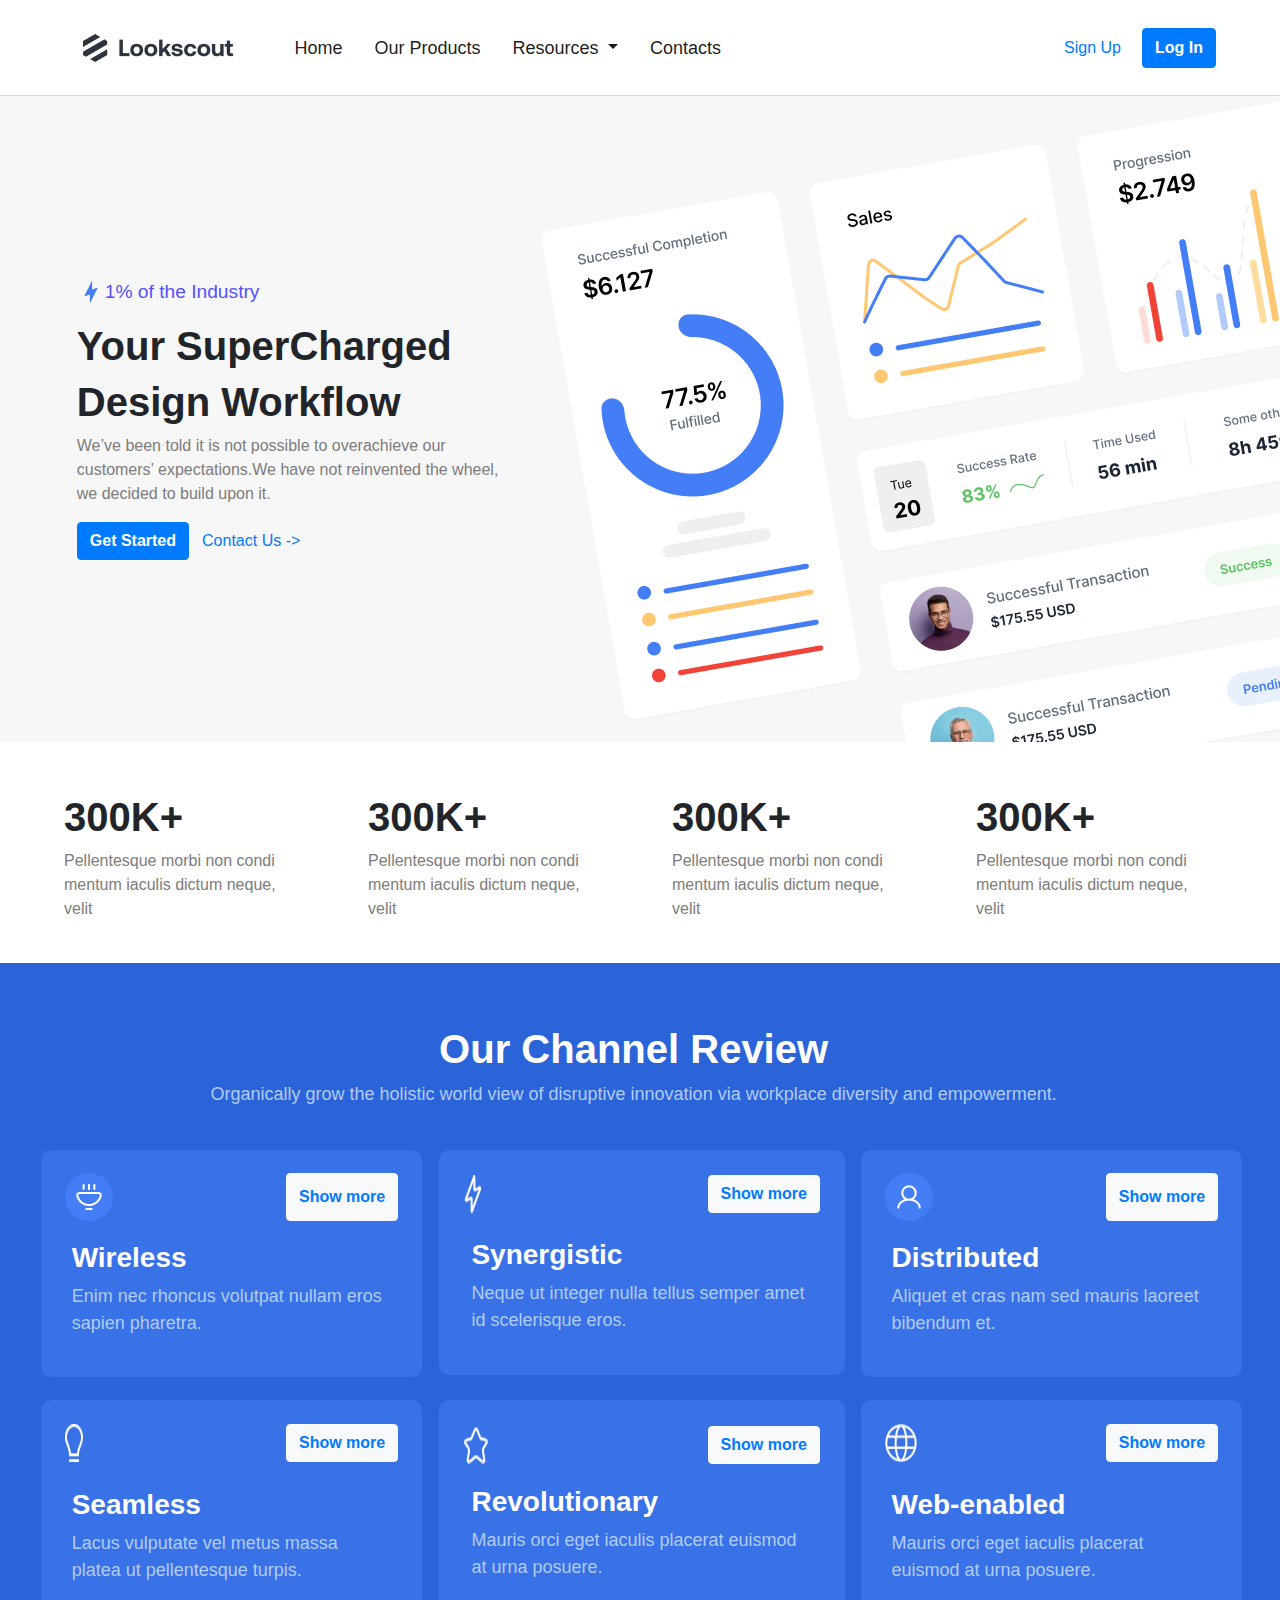
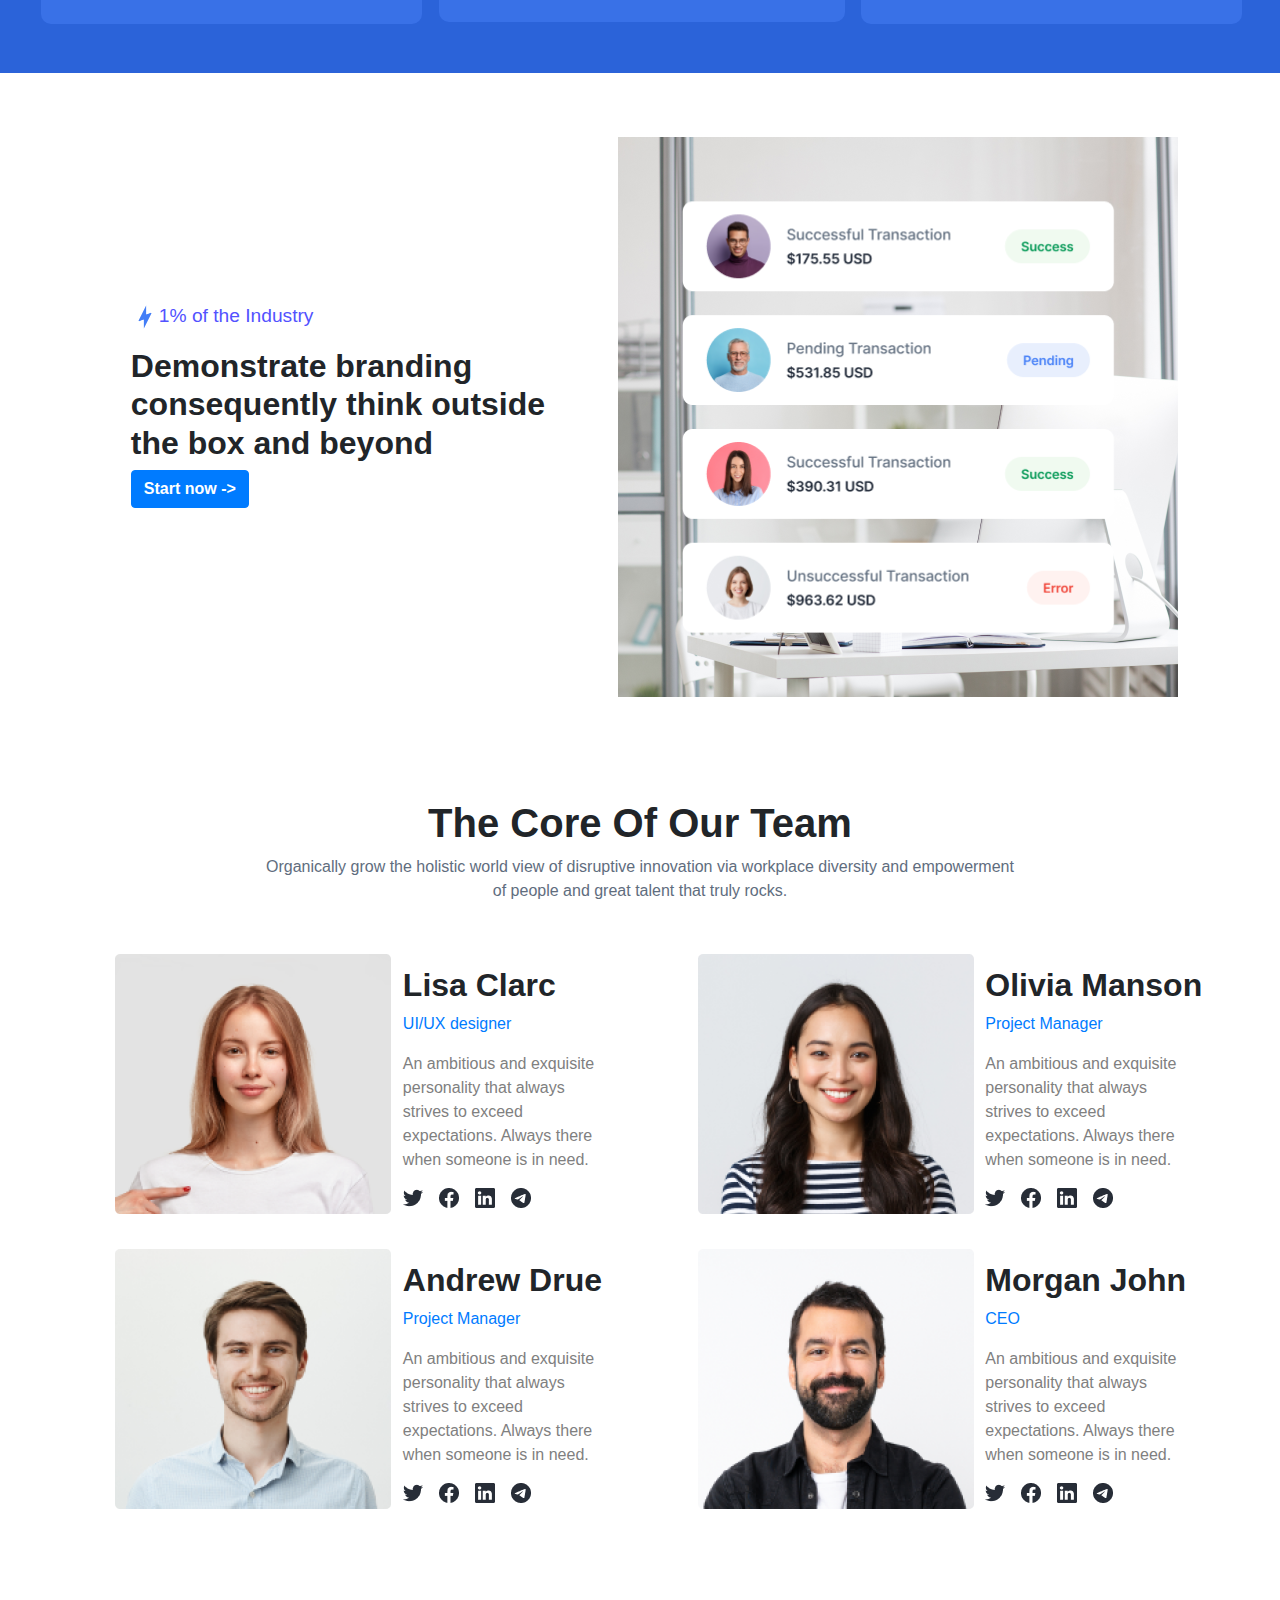
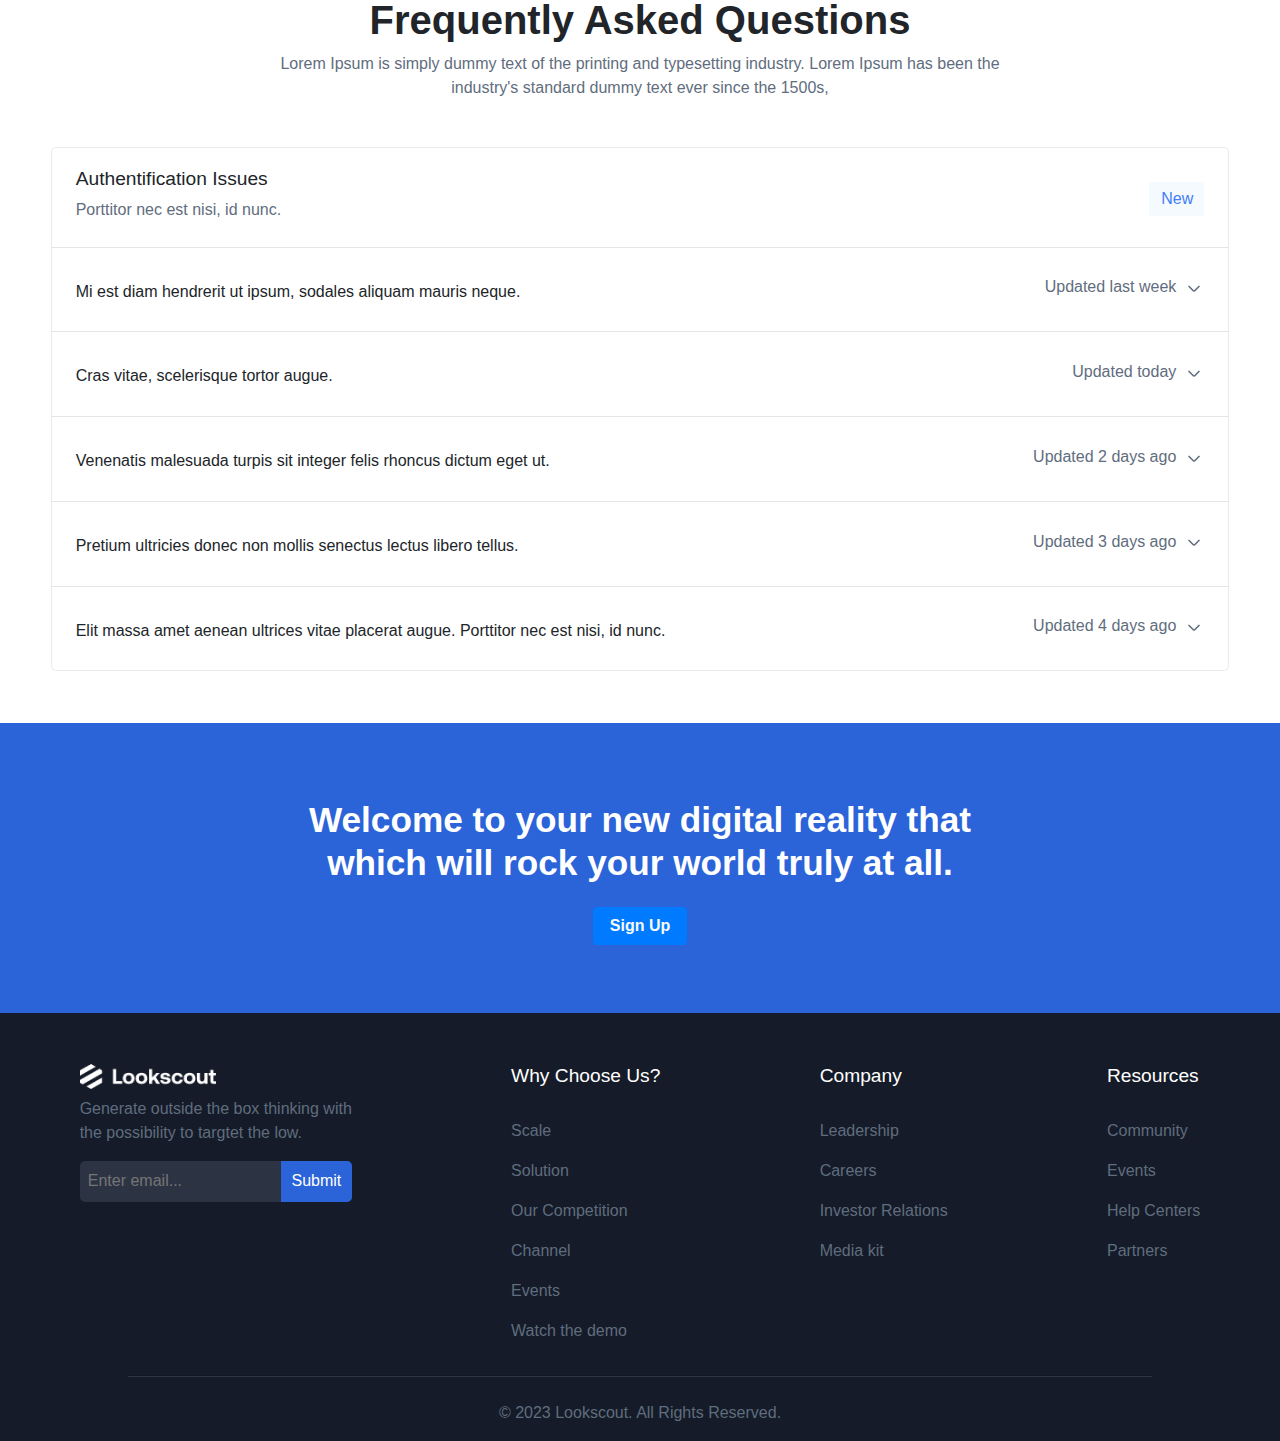
<file: index.html>
<!DOCTYPE html>
<html lang="en">
<head>
    <meta charset="UTF-8">
    <meta name="viewport" content="width=device-width, initial-scale=1.0">
    <link rel="stylesheet" href="https://cdn.jsdelivr.net/npm/bootstrap@4.0.0/dist/css/bootstrap.min.css" integrity="sha384-Gn5384xqQ1aoWXA+058RXPxPg6fy4IWvTNh0E263XmFcJlSAwiGgFAW/dAiS6JXm" crossorigin="anonymous">
    <link rel="stylesheet" href="./stylings/Task1.css">
    <title>UI Basics</title>
</head>
<header>
  <!-- This is header here i used Bootstrap and my own custom classes -->
    <nav>
        <nav class="navbar navbar-expand-lg navbar-light  navbar-custom">
            <img class="custom-img" src="./assets/Company Logo.png"/>
            <button class="navbar-toggler " type="button" data-toggle="collapse" data-target="#navbarSupportedContent" aria-controls="navbarSupportedContent" aria-expanded="false" aria-label="Toggle navigation">
              <span class="navbar-toggler-icon"></span>
            </button>
            <div class="collapse navbar-collapse custom-list" id="navbarSupportedContent">
              <ul class="navbar-nav ml-5">
                <li class="nav-item">
                  <a class="nav-link custom-nav-link active" href="#">Home</a>
                </li>
                <li class="nav-item ml-3">
                  <a class="nav-link custom-nav-link active" href="#">Our Products</a>
                </li>
                <li class="nav-item dropdown ml-3">
                  <a class="nav-link dropdown-toggle custom-nav-link active" href="#" id="navbarDropdown" role="button" data-toggle="dropdown" aria-haspopup="true" aria-expanded="false">
                    Resources
                  </a>
                  <div class="dropdown-menu" aria-labelledby="navbarDropdown">
                    <a class="dropdown-item" href="#">Action</a>
                    <a class="dropdown-item" href="#">Another action</a>
                    <div class="dropdown-divider"></div>
                    <a class="dropdown-item" href="#">Something else here</a>
                  </div>
                </li>
                <li class="nav-item ml-3">
                  <a class="nav-link custom-nav-link active" href="#">Contacts</a>
                </li>
              </ul>
            </div>
            <button class="btn btn-link mr-2 h-50 custom-button" type="submit">Sign Up</button>
            <button class="btn btn-primary mr-lg-5 h-50 custom-button heading-1" type="submit">Log In</button>
          </nav>
          <div class="line"> </div>
</header>
<body>
  <!-- 1.Container-1 handles parallel alignmnet throught flexBox
  2.Container-2 handles left side container column alignmnet -->
  <div class="container-1">
      <div class="subcontainer-1">
        <p class="paragraph-1"><span><img src="./assets/Icon placeholder.png"/></span>1% of the Industry</p>
        <h1 class="heading-1">Your SuperCharged</h1>
        <h1 class="heading-1">Design Workflow</h1>
        <p class="paragraph-2">We’ve been told it is not possible to overachieve our <br class="line-break">customers’ expectations.We have not reinvented the wheel, <br class="line-break">we decided to build upon it.</p>
        <div class="buttons">
          <button type="button" class="btn btn-primary heading-1">Get Started</button>
          <button type="button" class="btn btn-link">Contact Us -></button>
        </div>
      </div>
      <img class="subimage-1" src="./assets/Hero 1 ~ desktop.png"/>
  </div>
<!-- 1.Here i applied flex wrap it will be responsive without defining in media query -->
<div class="displaycards">
<div class="card-1"> 
  <h1 class="heading-2">300K+</h1>
  <div class="paragraph-container">
    <p class="paragraph-2">Pellentesque morbi non condi mentum iaculis dictum neque, velit</p>
  </div>
</div>
<div class="card-1"> 
 <h1 class="heading-2">300K+</h1>
  <div class="paragraph-container">
    <p class="paragraph-2">Pellentesque morbi non condi mentum iaculis dictum neque, velit</p>
  </div>
  </div>
  <div class="card-1"> 
   <h1 class="heading-2">300K+</h1>
    <div class="paragraph-container">
      <p class="paragraph-2">Pellentesque morbi non condi mentum iaculis dictum neque, velit</p>
    </div>
    </div>
    <div class="card-1"> 
      <h1 class="heading-2">300K+</h1>
    <div class="paragraph-container">
      <p class="paragraph-2">Pellentesque morbi non condi mentum iaculis dictum neque, velit</p>
    </div>
      </div>
</div>

<div class="container-3">
  <h1 class="heading-3 mt-4">Our Channel Review</h1>
  <div class="paragraph-container-2">
    <p class="paragraph-3">Organically grow the holistic world view of disruptive innovation via workplace diversity and empowerment.</p>
  </div>
  <div class="subcontainer-2">
    <div class="card-2"> 
      <div class="sub-card-container-1">
        <img src="./assets/Icon placeholder(1).png"/>
        <button class="btn btn-light text-primary heading-2" type="submit">Show more</button>
      </div>
      <div class="sub-card-container-2">
        <h3 class="sub-heading-1">Wireless</h3>
        <p class="paragraph-3">Enim nec rhoncus volutpat nullam eros sapien pharetra.</p>
      </div>
    </div>

    <div class="card-2"> 
      <div class="sub-card-container-1">
        <img src="./assets/Icon.png"/>
        <button class="btn btn-light text-primary heading-2" type="submit">Show more</button>
      </div>
      <div class="sub-card-container-2">
        <h3 class="sub-heading-1">Synergistic</h3>
        <p class="paragraph-3">Neque ut integer nulla tellus semper amet id scelerisque eros.</p>
      </div>
    </div>

    <div class="card-2"> 
      <div class="sub-card-container-1">
        <img src="./assets/Icon placeholder(2).png"/>
        <button class="btn btn-light text-primary heading-2" type="submit">Show more</button>
      </div>
      <div class="sub-card-container-2">
        <h3 class="sub-heading-1">Distributed</h3>
        <p class="paragraph-3">Aliquet et cras nam sed mauris laoreet bibendum et.</p>
      </div>
    </div>

    <div class="card-2"> 
      <div class="sub-card-container-1">
        <img src="./assets/Icon2.png"/>
        <button class="btn btn-light text-primary heading-2" type="submit">Show more</button>
      </div>
      <div class="sub-card-container-2">
        <h3 class="sub-heading-1">Seamless</h3>
        <p class="paragraph-3">Lacus vulputate vel metus massa platea ut pellentesque turpis.</p>
      </div>
    </div>

    <div class="card-2"> 
      <div class="sub-card-container-1">
        <img src="./assets/star.png"/>
        <button class="btn btn-light text-primary heading-2" type="submit">Show more</button>
      </div>
      <div class="sub-card-container-2">
        <h3 class="sub-heading-1">Revolutionary</h3>
        <p class="paragraph-3">Mauris orci eget iaculis placerat euismod at urna posuere.</p>
      </div>
    </div>

    <div class="card-2"> 
      <div class="sub-card-container-1">
        <img src="./assets/earth.png"/>
        <button class="btn btn-light text-primary heading-2" type="submit">Show more</button>
      </div>
      <div class="sub-card-container-2">
        <h3 class="sub-heading-1">Web-enabled</h3>
        <p class="paragraph-3">Mauris orci eget iaculis placerat euismod at urna posuere.</p>
      </div>
    </div>
    
  </div>
  </div>

  <div class="container-1 container-4">
    <div class="subcontainer-1 subcontainer-3">
      <p class="paragraph-1"><span><img src="./assets/Icon placeholder.png"/></span>1% of the Industry</p>
      <h1 class="heading-1 heading-4">Demonstrate branding consequently think outside the  box and beyond</h1>
      <div class="buttons">
        <button type="button" class="btn btn-primary heading-1 mb-4">Start now -></button>
      </div>
    </div>
    <img class="subimage-1 subimage-2" src="./assets/Photo.png"/>
</div>
<div class="container-5">
  <h1 class="heading-5">The Core Of Our Team</h1>
  <p class="paragraph-4">Organically grow the holistic world view of disruptive innovation via workplace diversity  and empowerment <br class="line-break"> of people and great talent that truly rocks.</p>
</div>

<div class="subcontainer-4">
<div class="card-3">
  <img src="./assets/Image.png"/>
  <div class="sub-card-container-2">
    <h2 class="heading-1">Lisa Clarc</h2>
    <p class="text-primary">UI/UX designer</p>
    <div class="paragraph-container-3">
      <p>An ambitious and exquisite personality that always strives to exceed expectations. Always there when someone is in need.</p>
    </div>
    <div class="sub-card-container-4">
      <img src="./assets/Twitter.png"/>
      <img class="ml-3" src="./assets/Facebook.png"/>
      <img class="ml-3" src="./assets/LinkedIn.png"/>
      <img class="ml-3"src="./assets/Telegram.png"/>
    </div>
  </div>
</div>

<div class="card-3">
  <img src="./assets/Image(1).png"/>
  <div class="sub-card-container-2">
    <h2 class="heading-1">Olivia Manson</h2>
    <p class="text-primary">Project Manager</p>
    <div class="paragraph-container-3">
      <p>An ambitious and exquisite personality that always strives to exceed expectations. Always there when someone is in need.</p>
    </div>
    <div class="sub-card-container-4">
      <img src="./assets/Twitter.png"/>
      <img class="ml-3" src="./assets/Facebook.png"/>
      <img class="ml-3" src="./assets/LinkedIn.png"/>
      <img class="ml-3"src="./assets/Telegram.png"/>
    </div>
  </div>
</div>

<div class="card-3">
  <img src="./assets/Image(2).png"/>
  <div class="sub-card-container-2">
    <h2 class="heading-1">Andrew Drue</h2>
    <p class="text-primary">Project Manager</p>
    <div class="paragraph-container-3">
      <p>An ambitious and exquisite personality that always strives to exceed expectations. Always there when someone is in need.</p>
    </div>
    <div class="sub-card-container-4">
      <img src="./assets/Twitter.png"/>
      <img class="ml-3" src="./assets/Facebook.png"/>
      <img class="ml-3" src="./assets/LinkedIn.png"/>
      <img class="ml-3"src="./assets/Telegram.png"/>
    </div>
  </div>
</div>

<div class="card-3">
  <img src="./assets/Image(3).png"/>
  <div class="sub-card-container-2">
    <h2 class="heading-1">Morgan John</h2>
    <p class="text-primary">CEO</p>
    <div class="paragraph-container-3">
      <p>An ambitious and exquisite personality that always strives to exceed expectations. Always there when someone is in need.</p>
    </div>
    <div class="sub-card-container-4">
      <img src="./assets/Twitter.png"/>
      <img class="ml-3" src="./assets/Facebook.png"/>
      <img class="ml-3" src="./assets/LinkedIn.png"/>
      <img class="ml-3"src="./assets/Telegram.png"/>
    </div>
  </div>
</div>
</div>

<div class="tabular-container">
  <h1 class="heading-5">Frequently Asked Questions</h1>
    <p class="paragraph-4">Lorem Ipsum is simply dummy text of the printing and typesetting industry. Lorem Ipsum has been the <br class="line-break"> industry's standard dummy text ever since the 1500s, </p>
  
    <div class="sub-card-container-5">
    <div class="tabular-row-1 mt-2">
      <div class="subTab-1">
        <h3 class="heading-6">Authentification Issues</h3>
        <p class="paragraph-4">Porttitor nec est nisi, id nunc.</p>
      </div>
      <button class="tab-button">New</button>
    </div>
    <hr>
    <div class="tabular-row-1">
      <div class="subTab-1">
        <h3 class="heading-7">Mi est diam hendrerit ut ipsum, sodales aliquam mauris neque.</h3>
      </div>
        <div class="subtabular-2">
          <p class="paragraph-5 mr-2 ">Updated last week </p>
          <span><img  src="./assets/down.png"/></span>
        </div>
    </div>
    <hr>
    <div class="tabular-row-1">
      <div class="subTab-1">
        <h3 class="heading-7">Cras vitae, scelerisque tortor augue.</h3>
      </div>
      <div class="subtabular-2">
        <p class="paragraph-5">Updated today</p>
        <span ><img class="ml-2" src="./assets/down.png"/></span>
      </div>
    </div>
    <hr>
    <div class="tabular-row-1">
      <div class="subTab-1">
        <h3 class="heading-7">Venenatis malesuada turpis sit integer felis rhoncus dictum eget ut.</h3>
      </div>
      <div class="subtabular-2">
        <p class="paragraph-5">Updated 2 days ago</p>
        <span ><img class="ml-2"  src="./assets/down.png"/></span>
      </div>
    </div>

    <hr>
    <div class="tabular-row-1">
      <div class="subTab-1">
        <h3 class="heading-7">Pretium ultricies donec non mollis senectus lectus libero tellus.</h3>
      </div>
      <div class="subtabular-2">
        <p class="paragraph-5">Updated 3 days ago</p>
        <span ><img class="ml-2" src="./assets/down.png"/></span>
      </div>
    </div>

    <hr>
    <div class="tabular-row-1 mb-3">
      <div class="subTab-1">
        <h3 class="heading-7">Elit massa amet aenean ultrices vitae placerat augue.
          Porttitor nec est nisi, id nunc.</h3>
      </div>
      <div class="subtabular-2">
        <p class="paragraph-5">Updated 4 days ago</p>
        <span ><img img class="ml-2" src="./assets/down.png"/></span>
      </div>
    </div>
  </div>
</div>

<div class="container-6">
  <h1 class="heading-8">
    Welcome to your new digital reality that<br class="line-break">
which will rock your world truly at all.
  </h1>
  <div class="buttons-container">
    <button class="btn btn-primary text-center text-light mb-3 pl-3 pr-3 heading-2 custom-button-2">Sign Up</button>
    <button class="btn btn-light text-center text-primary pl-3 pr-3 heading-2 custom-button-2 custom-button-3 mb-3">Login In</button>
  </div>
 
</div>
</div>


<script src="https://cdn.jsdelivr.net/npm/bootstrap@5.2.3/dist/js/bootstrap.bundle.min.js" integrity="sha384-kenU1KFdBIe4zVF0s0G1M5b4hcpxyD9F7jL+jjXkk+Q2h455rYXK/7HAuoJl+0I4" crossorigin="anonymous"></script>
</body>
<footer>
  <div class="footer-container">
    <div class="container-7">

      <div class="sub-card-container-7">
        <img class="sub-card-container-7-image" src="./assets/Lookscout.png"/>
        <p class="paragraph-5">Generate outside the box thinking with <br> the  possibility to targtet the low.</p>
        <div class="input-container">
          <input type="text" class="input-field" placeholder="Enter email...">
          <button class="input-button">Submit</button>
        </div>
      </div>
      
      <div class="sub-card-container-7">
        <h3 class="heading-6 heading-9">Why Choose Us?</h3>
        <P class="paragraph-5 mt-4">Scale</P>
        <P class="paragraph-5">Solution</P>
        <P class="paragraph-5">Our Competition</P>
        <P class="paragraph-5">Channel</P>
        <P class="paragraph-5">Events</P>
        <P class="paragraph-5">Watch the demo</P>
        </div>
      
        <div class="sub-card-container-7">
          <h3 class="heading-6">Company</h3>
          <P class="paragraph-5 mt-4">Leadership</P>
          <P class="paragraph-5">Careers</P>
          <P class="paragraph-5">Investor Relations</P>
          <P class="paragraph-5">Media kit</P>
          </div>
      
      
          <div class="sub-card-container-7">
            <h3 class="heading-6">Resources</h3>
            <P class="paragraph-5 mt-4">Community</P>
            <P class="paragraph-5">Events</P>
            <P class="paragraph-5">Help Centers</P>
            <P class="paragraph-5">Partners</P>
            </div>
      </div>
      <hr class="line2 mb-4">
      <p class="paragraph-5">© 2023 Lookscout. All Rights Reserved.</p>
  </div>

</footer>

</html>
</file>
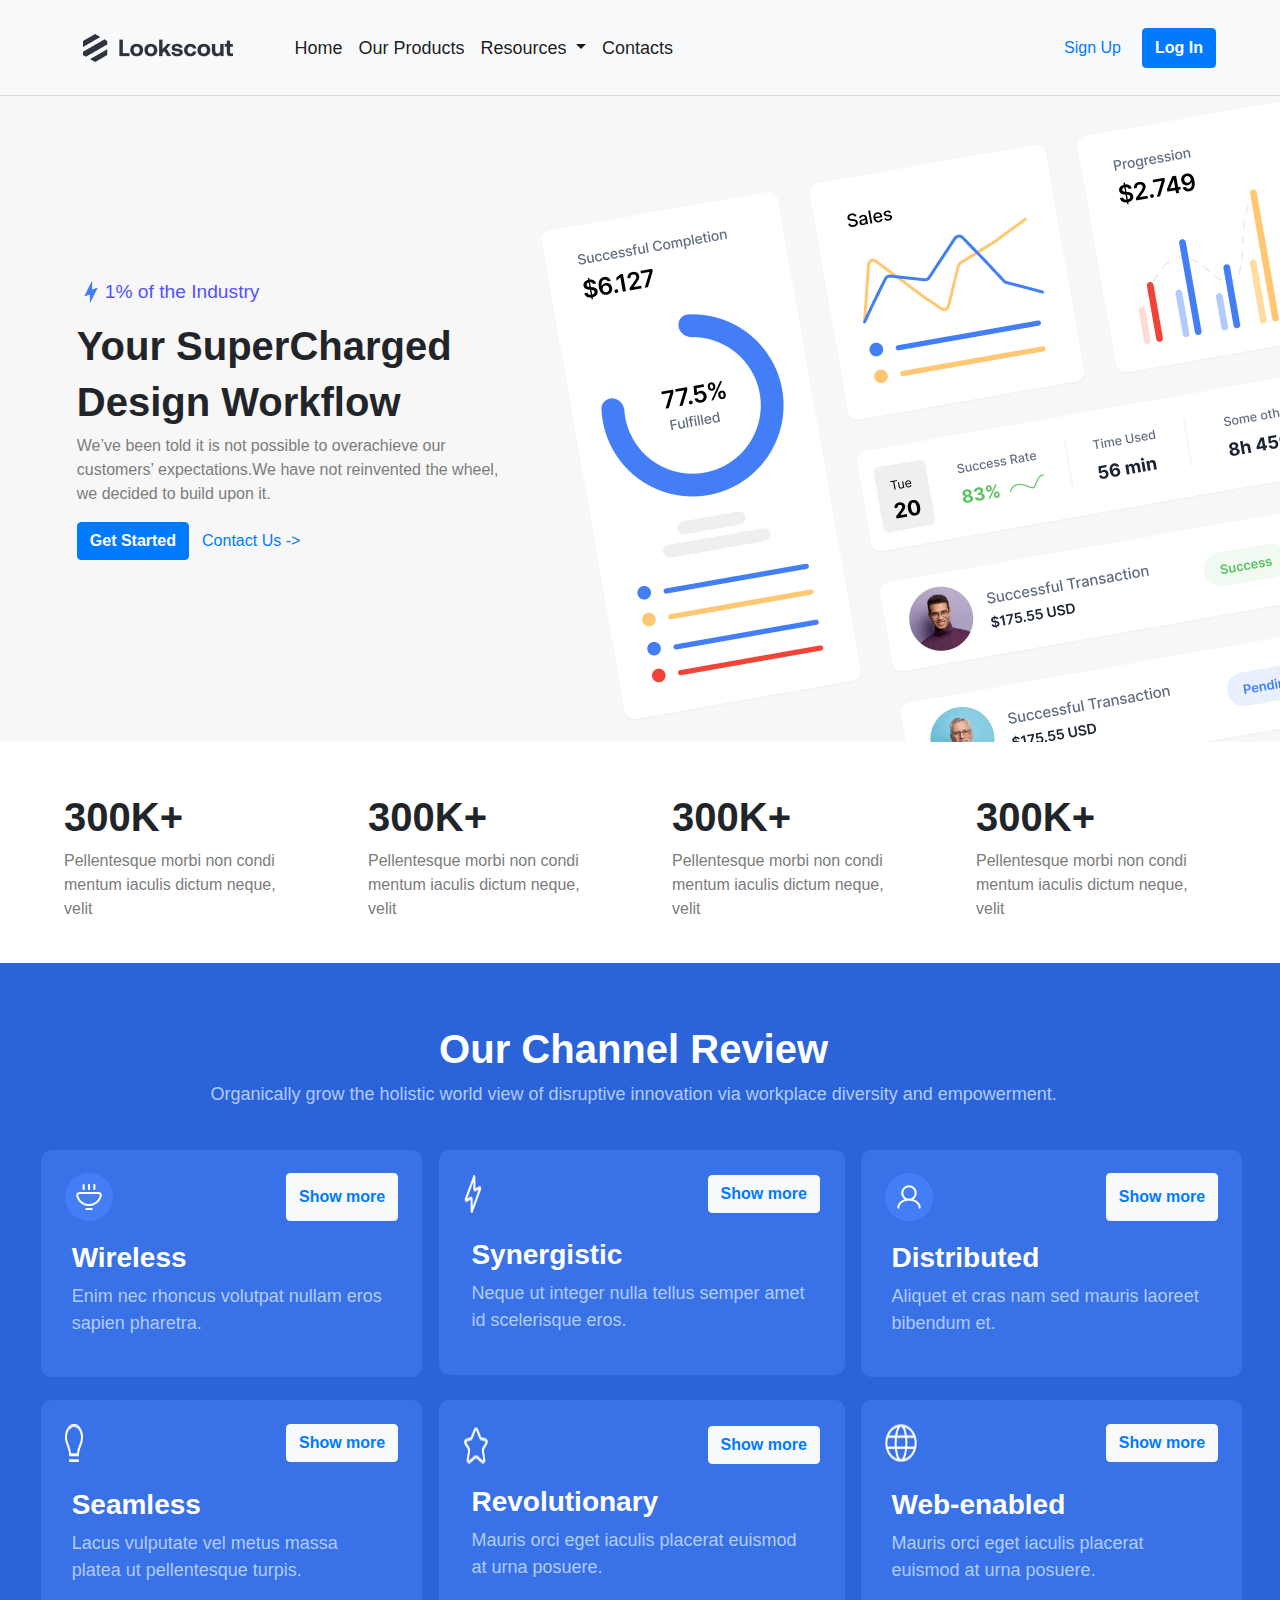
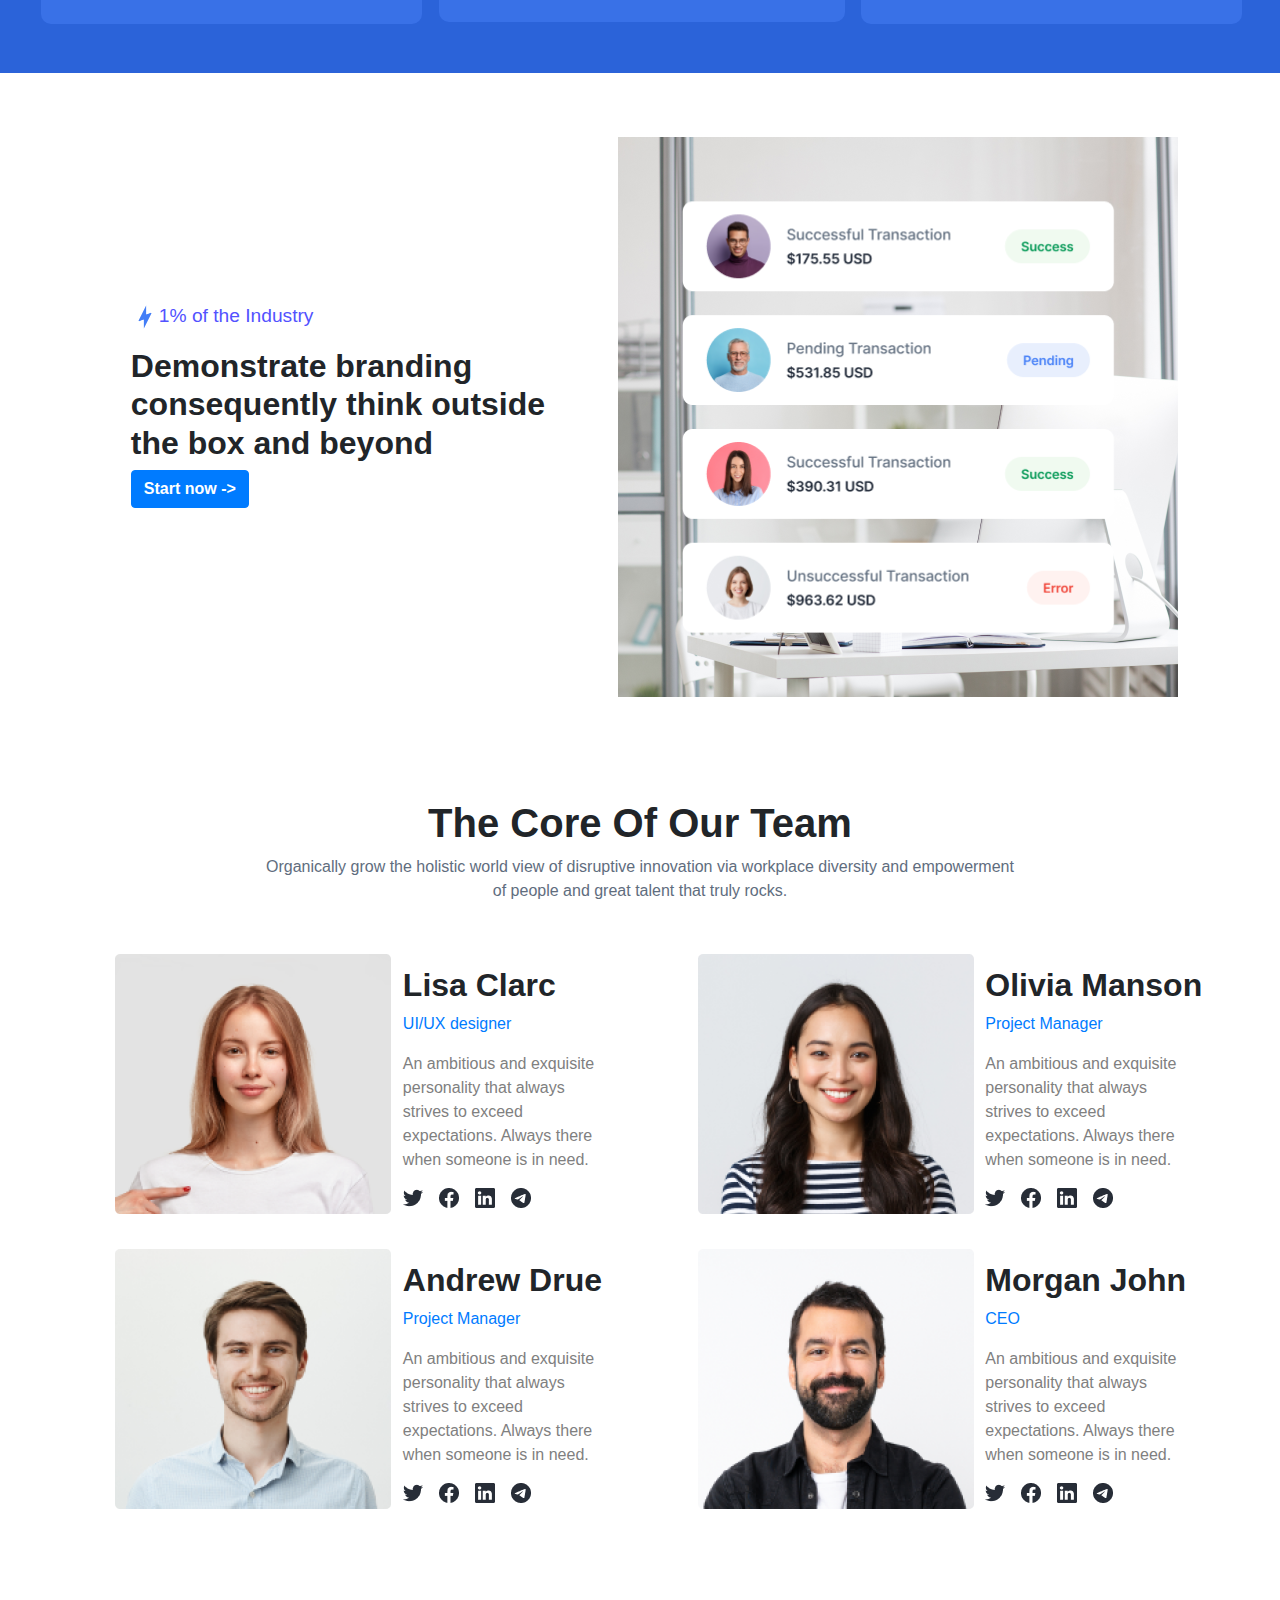
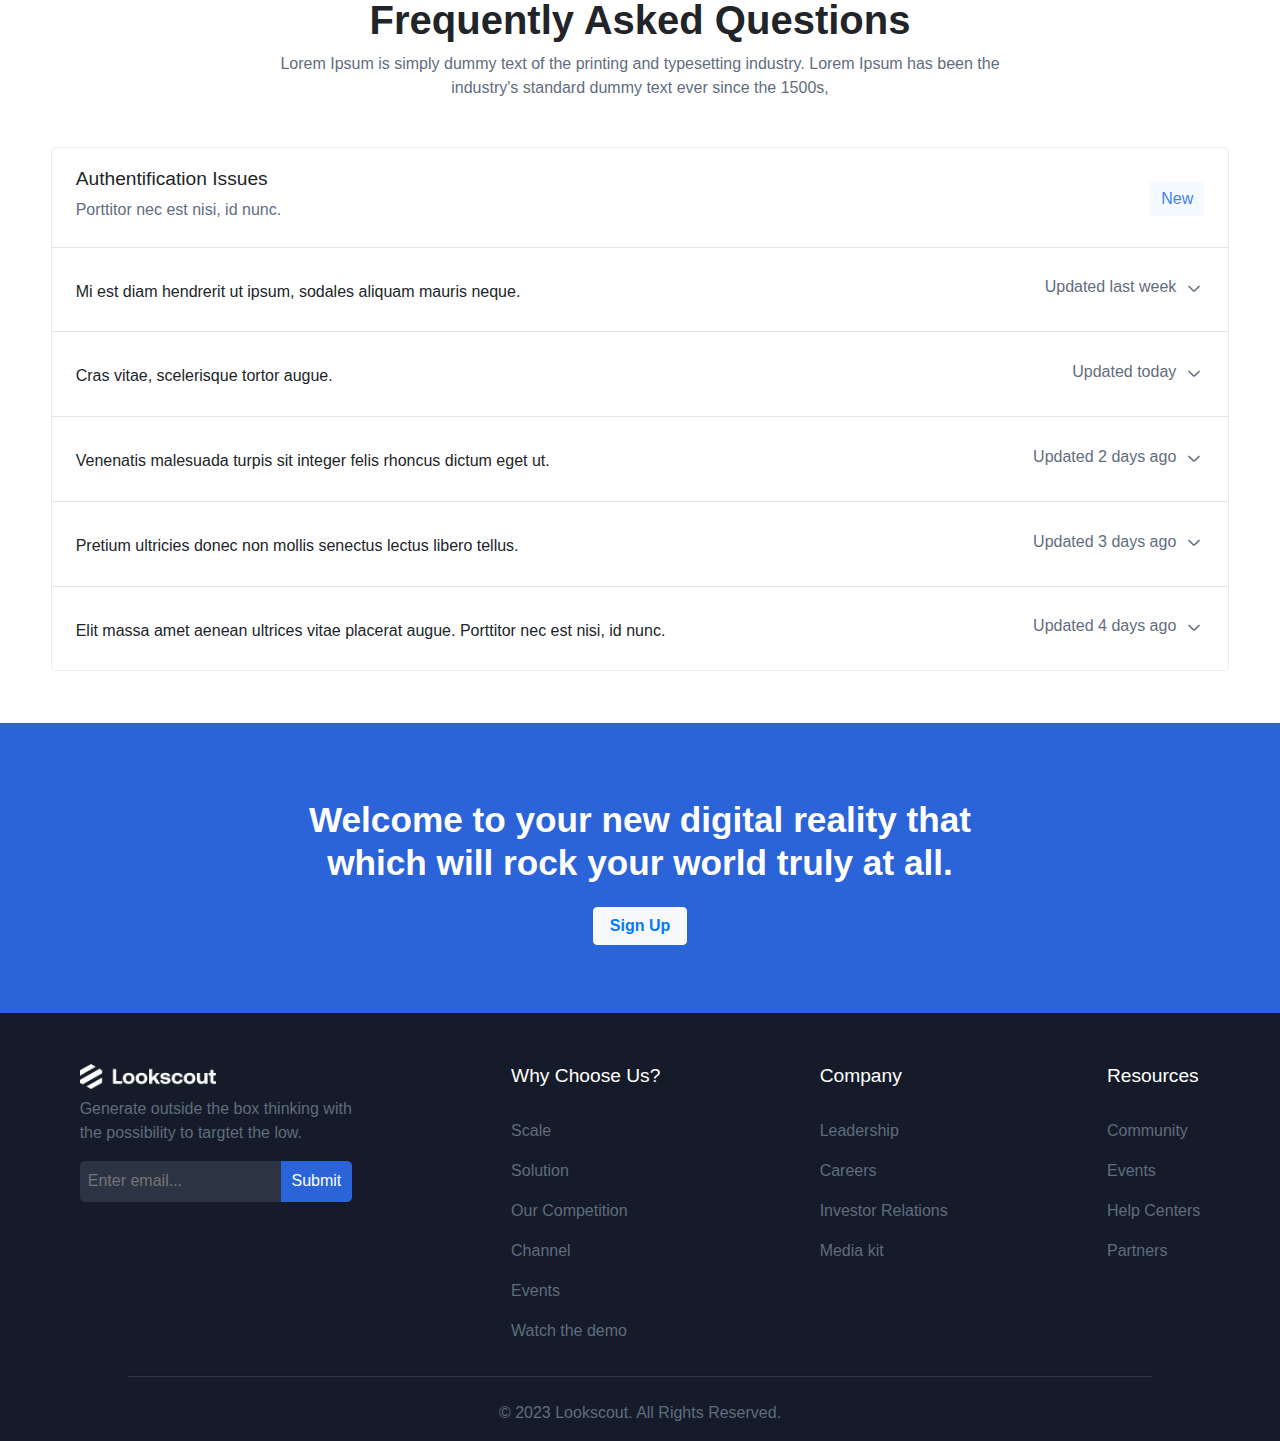
<file: Task1.html>
<!DOCTYPE html>
<html lang="en">
<head>
    <meta charset="UTF-8">
    <meta name="viewport" content="width=device-width, initial-scale=1.0">
    <link rel="stylesheet" href="https://cdn.jsdelivr.net/npm/bootstrap@4.0.0/dist/css/bootstrap.min.css" integrity="sha384-Gn5384xqQ1aoWXA+058RXPxPg6fy4IWvTNh0E263XmFcJlSAwiGgFAW/dAiS6JXm" crossorigin="anonymous">
    <link rel="stylesheet" href="./stylings/Task1.css">
    <title>UI Basics</title>
</head>
<header>
  <!-- This is header here i used Bootstrap and my own custom classes -->
    <nav>
        <nav class="navbar navbar-expand-lg navbar-light bg-light navbar-custom">
            <img class="custom-img" src="./assets/Company Logo.png"/>
            <button class="navbar-toggler " type="button" data-toggle="collapse" data-target="#navbarSupportedContent" aria-controls="navbarSupportedContent" aria-expanded="false" aria-label="Toggle navigation">
              <span class="navbar-toggler-icon"></span>
            </button>
            <div class="collapse navbar-collapse custom-list" id="navbarSupportedContent">
              <ul class="navbar-nav ml-5">
                <li class="nav-item">
                  <a class="nav-link custom-nav-link active" href="#">Home</a>
                </li>
                <li class="nav-item">
                  <a class="nav-link custom-nav-link active" href="#">Our Products</a>
                </li>
                <li class="nav-item dropdown">
                  <a class="nav-link dropdown-toggle custom-nav-link active" href="#" id="navbarDropdown" role="button" data-toggle="dropdown" aria-haspopup="true" aria-expanded="false">
                    Resources
                  </a>
                  <div class="dropdown-menu" aria-labelledby="navbarDropdown">
                    <a class="dropdown-item" href="#">Action</a>
                    <a class="dropdown-item" href="#">Another action</a>
                    <div class="dropdown-divider"></div>
                    <a class="dropdown-item" href="#">Something else here</a>
                  </div>
                </li>
                <li class="nav-item">
                  <a class="nav-link custom-nav-link active" href="#">Contacts</a>
                </li>
              </ul>
            </div>
            <button class="btn btn-link mr-2 h-50 custom-button" type="submit">Sign Up</button>
            <button class="btn btn-primary mr-lg-5 h-50 custom-button heading-1" type="submit">Log In</button>
          </nav>
          <div class="line"> </div>
</header>
<body>
  <!-- 1.Container-1 handles parallel alignmnet throught flexBox
  2.Container-2 handles left side container column alignmnet -->
  <div class="container-1">
      <div class="subcontainer-1">
        <p class="paragraph-1"><span><img src="./assets/Icon placeholder.png"/></span>1% of the Industry</p>
        <h1 class="heading-1">Your SuperCharged</h1>
        <h1 class="heading-1">Design Workflow</h1>
        <p class="paragraph-2">We’ve been told it is not possible to overachieve our <br class="line-break">customers’ expectations.We have not reinvented the wheel, <br class="line-break">we decided to build upon it.</p>
        <div class="buttons">
          <button type="button" class="btn btn-primary heading-1">Get Started</button>
          <button type="button" class="btn btn-link">Contact Us -></button>
        </div>
      </div>
      <img class="subimage-1" src="./assets/Hero 1 ~ desktop.png"/>
  </div>
<!-- 1.Here i applied flex wrap it will be responsive without defining in media query -->
<div class="displaycards">
<div class="card-1"> 
  <h1 class="heading-2">300K+</h1>
  <div class="paragraph-container">
    <p class="paragraph-2">Pellentesque morbi non condi mentum iaculis dictum neque, velit</p>
  </div>
</div>
<div class="card-1"> 
 <h1 class="heading-2">300K+</h1>
  <div class="paragraph-container">
    <p class="paragraph-2">Pellentesque morbi non condi mentum iaculis dictum neque, velit</p>
  </div>
  </div>
  <div class="card-1"> 
   <h1 class="heading-2">300K+</h1>
    <div class="paragraph-container">
      <p class="paragraph-2">Pellentesque morbi non condi mentum iaculis dictum neque, velit</p>
    </div>
    </div>
    <div class="card-1"> 
      <h1 class="heading-2">300K+</h1>
    <div class="paragraph-container">
      <p class="paragraph-2">Pellentesque morbi non condi mentum iaculis dictum neque, velit</p>
    </div>
      </div>
</div>

<div class="container-3">
  <h1 class="heading-3 mt-4">Our Channel Review</h1>
  <div class="paragraph-container-2">
    <p class="paragraph-3">Organically grow the holistic world view of disruptive innovation via workplace diversity and empowerment.</p>
  </div>
  <div class="subcontainer-2">
    <div class="card-2"> 
      <div class="sub-card-container-1">
        <img src="./assets/Icon placeholder(1).png"/>
        <button class="btn btn-light text-primary heading-2" type="submit">Show more</button>
      </div>
      <div class="sub-card-container-2">
        <h3 class="sub-heading-1">Wireless</h3>
        <p class="paragraph-3">Enim nec rhoncus volutpat nullam eros sapien pharetra.</p>
      </div>
    </div>

    <div class="card-2"> 
      <div class="sub-card-container-1">
        <img src="./assets/Icon.png"/>
        <button class="btn btn-light text-primary heading-2" type="submit">Show more</button>
      </div>
      <div class="sub-card-container-2">
        <h3 class="sub-heading-1">Synergistic</h3>
        <p class="paragraph-3">Neque ut integer nulla tellus semper amet id scelerisque eros.</p>
      </div>
    </div>

    <div class="card-2"> 
      <div class="sub-card-container-1">
        <img src="./assets/Icon placeholder(2).png"/>
        <button class="btn btn-light text-primary heading-2" type="submit">Show more</button>
      </div>
      <div class="sub-card-container-2">
        <h3 class="sub-heading-1">Distributed</h3>
        <p class="paragraph-3">Aliquet et cras nam sed mauris laoreet bibendum et.</p>
      </div>
    </div>

    <div class="card-2"> 
      <div class="sub-card-container-1">
        <img src="./assets/Icon2.png"/>
        <button class="btn btn-light text-primary heading-2" type="submit">Show more</button>
      </div>
      <div class="sub-card-container-2">
        <h3 class="sub-heading-1">Seamless</h3>
        <p class="paragraph-3">Lacus vulputate vel metus massa platea ut pellentesque turpis.</p>
      </div>
    </div>

    <div class="card-2"> 
      <div class="sub-card-container-1">
        <img src="./assets/star.png"/>
        <button class="btn btn-light text-primary heading-2" type="submit">Show more</button>
      </div>
      <div class="sub-card-container-2">
        <h3 class="sub-heading-1">Revolutionary</h3>
        <p class="paragraph-3">Mauris orci eget iaculis placerat euismod at urna posuere.</p>
      </div>
    </div>

    <div class="card-2"> 
      <div class="sub-card-container-1">
        <img src="./assets/earth.png"/>
        <button class="btn btn-light text-primary heading-2" type="submit">Show more</button>
      </div>
      <div class="sub-card-container-2">
        <h3 class="sub-heading-1">Web-enabled</h3>
        <p class="paragraph-3">Mauris orci eget iaculis placerat euismod at urna posuere.</p>
      </div>
    </div>
    
  </div>
  </div>

  <div class="container-1 container-4">
    <div class="subcontainer-1 subcontainer-3">
      <p class="paragraph-1"><span><img src="./assets/Icon placeholder.png"/></span>1% of the Industry</p>
      <h1 class="heading-1 heading-4">Demonstrate branding consequently think outside the  box and beyond</h1>
      <div class="buttons">
        <button type="button" class="btn btn-primary heading-1 mb-4">Start now -></button>
      </div>
    </div>
    <img class="subimage-1 subimage-2" src="./assets/Photo.png"/>
</div>
<div class="container-5">
  <h1 class="heading-5">The Core Of Our Team</h1>
  <p class="paragraph-4">Organically grow the holistic world view of disruptive innovation via workplace diversity  and empowerment <br class="line-break"> of people and great talent that truly rocks.</p>
</div>

<div class="subcontainer-4">
<div class="card-3">
  <img src="./assets/Image.png"/>
  <div class="sub-card-container-2">
    <h2 class="heading-1">Lisa Clarc</h2>
    <p class="text-primary">UI/UX designer</p>
    <div class="paragraph-container-3">
      <p>An ambitious and exquisite personality that always strives to exceed expectations. Always there when someone is in need.</p>
    </div>
    <div class="sub-card-container-4">
      <img src="./assets/Twitter.png"/>
      <img class="ml-3" src="./assets/Facebook.png"/>
      <img class="ml-3" src="./assets/LinkedIn.png"/>
      <img class="ml-3"src="./assets/Telegram.png"/>
    </div>
  </div>
</div>

<div class="card-3">
  <img src="./assets/Image(1).png"/>
  <div class="sub-card-container-2">
    <h2 class="heading-1">Olivia Manson</h2>
    <p class="text-primary">Project Manager</p>
    <div class="paragraph-container-3">
      <p>An ambitious and exquisite personality that always strives to exceed expectations. Always there when someone is in need.</p>
    </div>
    <div class="sub-card-container-4">
      <img src="./assets/Twitter.png"/>
      <img class="ml-3" src="./assets/Facebook.png"/>
      <img class="ml-3" src="./assets/LinkedIn.png"/>
      <img class="ml-3"src="./assets/Telegram.png"/>
    </div>
  </div>
</div>

<div class="card-3">
  <img src="./assets/Image(2).png"/>
  <div class="sub-card-container-2">
    <h2 class="heading-1">Andrew Drue</h2>
    <p class="text-primary">Project Manager</p>
    <div class="paragraph-container-3">
      <p>An ambitious and exquisite personality that always strives to exceed expectations. Always there when someone is in need.</p>
    </div>
    <div class="sub-card-container-4">
      <img src="./assets/Twitter.png"/>
      <img class="ml-3" src="./assets/Facebook.png"/>
      <img class="ml-3" src="./assets/LinkedIn.png"/>
      <img class="ml-3"src="./assets/Telegram.png"/>
    </div>
  </div>
</div>

<div class="card-3">
  <img src="./assets/Image(3).png"/>
  <div class="sub-card-container-2">
    <h2 class="heading-1">Morgan John</h2>
    <p class="text-primary">CEO</p>
    <div class="paragraph-container-3">
      <p>An ambitious and exquisite personality that always strives to exceed expectations. Always there when someone is in need.</p>
    </div>
    <div class="sub-card-container-4">
      <img src="./assets/Twitter.png"/>
      <img class="ml-3" src="./assets/Facebook.png"/>
      <img class="ml-3" src="./assets/LinkedIn.png"/>
      <img class="ml-3"src="./assets/Telegram.png"/>
    </div>
  </div>
</div>
</div>

<div class="tabular-container">
  <h1 class="heading-5">Frequently Asked Questions</h1>
    <p class="paragraph-4">Lorem Ipsum is simply dummy text of the printing and typesetting industry. Lorem Ipsum has been the <br class="line-break"> industry's standard dummy text ever since the 1500s, </p>
  
    <div class="sub-card-container-5">
    <div class="tabular-row-1 mt-2">
      <div class="subTab-1">
        <h3 class="heading-6">Authentification Issues</h3>
        <p class="paragraph-4">Porttitor nec est nisi, id nunc.</p>
      </div>
      <button class="tab-button">New</button>
    </div>
    <hr>
    <div class="tabular-row-1">
      <div class="subTab-1">
        <h3 class="heading-7">Mi est diam hendrerit ut ipsum, sodales aliquam mauris neque.</h3>
      </div>
        <div class="subtabular-2">
          <p class="paragraph-5 mr-2 ">Updated last week </p>
          <span><img  src="./assets/down.png"/></span>
        </div>
    </div>
    <hr>
    <div class="tabular-row-1">
      <div class="subTab-1">
        <h3 class="heading-7">Cras vitae, scelerisque tortor augue.</h3>
      </div>
      <div class="subtabular-2">
        <p class="paragraph-5">Updated today</p>
        <span ><img class="ml-2" src="./assets/down.png"/></span>
      </div>
    </div>
    <hr>
    <div class="tabular-row-1">
      <div class="subTab-1">
        <h3 class="heading-7">Venenatis malesuada turpis sit integer felis rhoncus dictum eget ut.</h3>
      </div>
      <div class="subtabular-2">
        <p class="paragraph-5">Updated 2 days ago</p>
        <span ><img class="ml-2"  src="./assets/down.png"/></span>
      </div>
    </div>

    <hr>
    <div class="tabular-row-1">
      <div class="subTab-1">
        <h3 class="heading-7">Pretium ultricies donec non mollis senectus lectus libero tellus.</h3>
      </div>
      <div class="subtabular-2">
        <p class="paragraph-5">Updated 3 days ago</p>
        <span ><img class="ml-2" src="./assets/down.png"/></span>
      </div>
    </div>

    <hr>
    <div class="tabular-row-1 mb-3">
      <div class="subTab-1">
        <h3 class="heading-7">Elit massa amet aenean ultrices vitae placerat augue.
          Porttitor nec est nisi, id nunc.</h3>
      </div>
      <div class="subtabular-2">
        <p class="paragraph-5">Updated 4 days ago</p>
        <span ><img img class="ml-2" src="./assets/down.png"/></span>
      </div>
    </div>
  </div>
</div>

<div class="container-6">
  <h1 class="heading-8">
    Welcome to your new digital reality that<br class="line-break">
which will rock your world truly at all.
  </h1>
  <div class="buttons-container">
    <button class="btn btn-light text-center text-primary mb-3 pl-3 pr-3 heading-2 custom-button-2">Sign Up</button>
    <button class="btn btn-primary text-center text-light pl-3 pr-3 heading-2 custom-button-2 custom-button-3 mb-3">Login In</button>
  </div>
 
</div>
</div>
</body>
<footer>
  <div class="footer-container">
    <div class="container-7">

      <div class="sub-card-container-7">
        <img class="sub-card-container-7-image" src="./assets/Lookscout.png"/>
        <p class="paragraph-5">Generate outside the box thinking with <br> the  possibility to targtet the low.</p>
        <div class="input-container">
          <input type="text" class="input-field" placeholder="Enter email...">
          <button class="input-button">Submit</button>
        </div>
      </div>
      
      <div class="sub-card-container-7">
        <h3 class="heading-6 heading-9">Why Choose Us?</h3>
        <P class="paragraph-5 mt-4">Scale</P>
        <P class="paragraph-5">Solution</P>
        <P class="paragraph-5">Our Competition</P>
        <P class="paragraph-5">Channel</P>
        <P class="paragraph-5">Events</P>
        <P class="paragraph-5">Watch the demo</P>
        </div>
      
        <div class="sub-card-container-7">
          <h3 class="heading-6">Company</h3>
          <P class="paragraph-5 mt-4">Leadership</P>
          <P class="paragraph-5">Careers</P>
          <P class="paragraph-5">Investor Relations</P>
          <P class="paragraph-5">Media kit</P>
          </div>
      
      
          <div class="sub-card-container-7">
            <h3 class="heading-6">Resources</h3>
            <P class="paragraph-5 mt-4">Community</P>
            <P class="paragraph-5">Events</P>
            <P class="paragraph-5">Help Centers</P>
            <P class="paragraph-5">Partners</P>
            </div>
      </div>
      <hr class="line2 mb-4">
      <p class="paragraph-5">© 2023 Lookscout. All Rights Reserved.</p>
  </div>

</footer>
<script src="https://cdn.jsdelivr.net/npm/bootstrap@5.2.3/dist/js/bootstrap.bundle.min.js" integrity="sha384-kenU1KFdBIe4zVF0s0G1M5b4hcpxyD9F7jL+jjXkk+Q2h455rYXK/7HAuoJl+0I4" crossorigin="anonymous"></script>
</html>
</file>
<file: stylings/Task1.css>
* {
  margin: 0;
  padding: 0;
}
body {
  max-width: 1440px;
  margin: 0 auto !important;
  float: none !important;
}
.nav {
  max-width: 1440px;
}
/* NavBar custom css used alongside bootstrap(section 1) */
.navbar-custom {
  height: 6em;
  position: relative;
  z-index: 2;
}
/* after to draw horizontal line */
.navbar-custom::after {
  content: "";
  display: block;
  position: absolute;
  bottom: 0;
  left: 0;
  width: 100%;
  border-bottom: 1px solid rgb(221, 220, 220);
}
.custom-nav-link {
  font-weight: lighter;
  font-size: large;
}
.custom-img {
  margin-left: 5%;
}

.navbar-nav {
  margin-left: 49px;
}
/* Add space between the dropdown items */
.dropdown-menu {
  margin-top: 10px;
}
/* body containers Css */
/* Section 2 */
.container-1 {
  display: flex;
  justify-content: space-between;
  text-align: center;
  align-items: center;
  flex: 1;
  background-color: rgb(248, 247, 247);
  margin-bottom: 4%;
}
.subcontainer-1 {
  display: flex;
  flex-direction: column;
  justify-items: center;
  align-items: start;
  text-align: start;
  height: max-content;
  margin-left: 6%;
}
.subimage-1 {
  max-width: 100%; /* Ensures the image scales down if needed */
  max-height: 100%;
}
.paragraph-1 {
  color: rgb(82, 82, 255);
  font-size: larger;
}
.paragraph-2 {
  color: rgb(124, 124, 124);
  font-size: medium;
  white-space: break-spaces;
}
.heading-1 {
  font-weight: bolder;
}
.buttons {
  display: flex;
}
.line {
  color: gray;
}
/* Cards container css  */
/* Section 3 */
.displaycards {
  display: flex;
  justify-content: center;
  align-items: center;
  align-content: center;
  padding: 0px 0% 0% 5%;
  margin-bottom: 2%;
}
.heading-2 {
  font-weight: bold;
}
/* Cards css */
.card-1 {
  box-sizing: border-box;
  width: 30%;
}
.paragraph-container {
  width: 80%;
}

/* Section 4 */
.container-3 {
  background-color: #2b63d9;
  text-align: center;
  justify-items: center;
  padding: 3% 1% 0% 0%;
}
.heading-3 {
  font-weight: bold;
  color: white;
}
.paragraph-3 {
  color: #b1ccfb;
  font-size: large;
}
.subcontainer-2 {
  display: grid;
  grid-template-columns: auto auto auto;
  padding: 2% 2% 2% 2%;
  gap: 0%; /* Adjusted padding */
}
.card-2 {
  display: flex;
  flex-direction: column;
  justify-content: space-between;
  align-content: center;
  border-radius: 10px;
  margin-left: 4%;
  padding: 6%;
  text-align: start;
  background-color: #3971e7;
  margin-bottom: 6%;
}
.sub-card-container-1 {
  display: flex;
  justify-content: space-between;
  margin-bottom: 4%;
}
.sub-heading-1 {
  font-weight: bold;
  color: white;
}

/* section 5 */
.container-4 {
  margin-bottom: 0%;
  background-color: white;
  padding: 5% 8% 4% 5%;
}
.heading-4 {
  font-weight: bold;
 width: 86%;
  font-size: xx-large;
}
.heading-5 {
  font-weight: bolder;
  font-size: 2.5em;
}
.paragraph-4 {
  color: #5f6d7e;
  width: 100%;
  margin-bottom: 4%;
}
.container-5 {
  background-color: white;
  text-align: center;
  padding: 4% 0 0 0;
}
.tabular-container {
  background-color: white;
  text-align: center;
  padding: 4%;
}
.subcontainer-4 {
  display: grid;
  grid-template-columns: 50% 50%;
  padding: 0% 0% 0 9%;
}
.card-3 {
  display: flex;
  margin-bottom: 6%;
}
.sub-card-container-2 {
  display: flex;
  flex-direction: column;
  align-items: start;
  justify-content: start;
  padding: 2% 2% 0 2%;
}
.paragraph-container-3 {
  width: 70%;
  color: gray;
}
.sub-card-container-4 {
  display: flex;
  width: 100%;
  justify-content: start;
}
.tabulartitle {
  width: 15%;
  color: #5f6d7e;
}
.sub-card-container-5 {
  display: flex;
  flex-direction: column;
  border: 1px solid #eaebf0;
  border-radius: 5px;
}
.container-6 {
  display: flex;
  flex-direction: column;
  justify-content: center;
  align-items: center;
  background-color: #2b63d9;
  text-align: center;
  padding: 6% 4% 4% 4%;
}
.tabular-row-1 {
  display: flex;
  justify-content: space-between;
  align-items: center;
  padding: 1% 2% 0% 2%;
  width: 100%;
}
.heading-8 {
  color: white;
  font-size: 2.2em;
  font-weight: bold;
  margin-bottom: 2%;
}
.subTab-1 {
  display: flex;
  flex-direction: column;
  justify-content: flex-start;
  align-items: start;
}
.heading-6 {
  font-size: larger;
  font-weight: 500;
}
.downarrow {
  margin-left: 10%;
}
.subTab-2 {
  flex: 1;
}
.tab-button {
  background-color: #f5faff;
  border: none;
  border-radius: 2px;
  text-align: center;
  padding: 5px 11px 5px 12px;
  color: #437ef7;
}
.subtabular-2 {
  display: flex;
  justify-content: flex-end;
  text-align: center;
}
.custom-button-3 {
  display: none;
}
/* Footer Section */
.footer-container {
  display: flex;
  flex-direction: column;
  justify-content: center;
  align-items: center;
  position: relative;
  background-color: #151b28;
}
.container-7 {
  display: flex;
  justify-content: space-around;
  flex-wrap: wrap;
  color: white;
  width: 100%;
  padding: 4% 0% 0% 0%;
}
.heading-7 {
  font-size: medium;
  font-weight: lighter;
}
.sub-card-container-7 {
  display: flex;
  flex-direction: column;
  width: max-content;
}
.paragraph-5 {
  color: #5f6d7e;
}
.sub-card-container-7-image {
  object-fit: contain;
  width: 50%;
  margin-bottom: 3%;
}
.input-container {
  position: relative;
  display: flex;
  align-items: center;
}

.input-field {
  flex: 1;
  padding: 3%;
  background-color: #2c3444;
  border: none;
  color: #a5acba;
  font-size: medium;
  border-radius: 5px;
  outline: none;
  width: 16vw;
}

.input-button {
  text-align: center;
  height: 100%;
  width: 26%;
  background-color: #2b63d9;
  border: none;
  cursor: pointer;
  position: absolute;
  color: white;
  border-top-right-radius: 5px;
  border-bottom-right-radius: 5px;
  right: 0;
}
.line2 {
  border-bottom: 1px solid #2e3545;
  width: 80%;
}

/* For responsiveness */
@media (max-width: 454px) {
  .heading-1 {
    font-weight: bold;
  }
  .heading-4 {
    font-weight: bold;
    font-size: x-large;
    width: 92%;
  }
  .custom-button {
    display: none;
  }
  .paragraph-4 {
    color: #5f6d7e;
    width: 100%;
  }
  .container-1 {
    display: flex;
    flex-direction: column-reverse;
    flex-wrap: wrap;
    justify-content: start;
  }
  .heading-5 {
    font-weight: bolder;
    font-size: 1.5em;
  }
  .subimage-1 {
    max-width: 100%; /* Ensures the container adjusts to its parent's width */
    max-height: 100vh; /* Limits the container's height to the viewport height */
    overflow: hidden;
    z-index: 1;
  }
  .buttons {
    display: flex;
    flex-direction: column;
  }
  .subcontainer-1 {
    display: flex;
    padding: 5%;
    flex-direction: column;
    justify-items: center;
    align-items: start;
    text-align: start;
    height: max-content;
    margin-left: auto;
  }
  .subtabular-2 {
    display: none;
  }
  .paragraph-2 {
    color: rgb(124, 124, 124);
    font-size: 80%;
  }
  .displaycards {
    display: flex;
    justify-content: flex-start;
    flex-wrap: wrap;
  }
  .card-1 {
    width: 80%;
  }
  .subcontainer-2 {
    display: grid;
    grid-template-columns: auto;
    padding: 3% 4% 4% 5%;
  }
  .heading-3 {
    font-weight: bold;
    color: white;
    font-size: revert;
  }
  .tabular-row-1{
    font-size: medium;
    padding: 2% 11% 0% 0%;
  }
  .tabular-row-1:nth-child(0){
    text-align: start;
    margin-left: 7%;
  }
  .container-3 {
    padding: 5% 0% 0% 0%;
  }
  .paragraph-3 {
    color: #b1ccfb;
    font-size: small;
  }
  .container-4 {
    display: flex;
    flex-direction: column;
    flex-direction: row-reverse;
    background-color: white;
    padding: 5%;
  }
  .container-5{
    padding: 4% 4% 0 4%;
  }
  .paragraph-container-2 {
    text-align: center;
  }
  .card-2 {
    width: 90%;
  }
  .card-3 {
    display: flex;
    flex-direction: column;
    margin-bottom: 6%;
  }
  .subcontainer-4 {
    display: grid;
    grid-template-columns: 1fr;
    padding: 4% 3% 0 3%;
  }
  .paragraph-container-3 {
    width: 100%;
  }
  .custom-button-2 {
    width: 90%;
  }
  .custom-button-3 {
    display: block;
  }
  .sub-card-container-7:nth-child(1) {
    width: 100%;
    margin: 4% 5% 10% 10%;
  }
  .sub-card-container-7:nth-child(2) {
    order: 2;
    width: 54%;
    text-align: center;
  }
  .sub-card-container-7:nth-child(3) {
    order: 3;
    width: 79%;
  }
  .sub-card-container-7:nth-child(4) {
    order: 1;
    width: 39%;
    text-align: center;
  }
  .tabular-row-1{
    justify-content: center;
  }
  .tabular-row-1:nth-child(3) .subTab-1 .heading-7 {
    text-align: start;
    margin-left:8%;
  }
  .tabular-row-1:nth-child(7) .subTab-1 .heading-7 {
    text-align: start;
    margin-left:8%;
  }
  .tabular-row-1:nth-child(9) .subTab-1 .heading-7 {
    text-align: start;
    margin-left:8%;
  }
  .tabular-row-1:nth-child(11) .subTab-1 .heading-7 {
    text-align: start;
    margin-left:8%;
  }
  .line-break {
    display: none;
  }
  .buttons-container {
    width: 100%;
    align-items: center;
    justify-items: center;
    display: flex;
    flex-direction: column;
  }
  .heading-8{
    font-size: larger;
  }
}
@media (max-width:768px) and (min-width: 454px) {
  .custom-button {
    display: none;
  }
  .container-1 {
    flex-direction: column-reverse;
    justify-content: start;
    text-align: start;
    align-items: start;
  }
  .subimage-1 {
    width: 100%;
  }
  .container-5{
    padding: 3% 3% 0 3%;
  }
  .buttons {
    display: flex;
    margin-bottom: 5%;
  }
  .subcontainer-1 {
    display: flex;
    flex-direction: column;
    justify-items: center;
    align-items: start;
    text-align: start;
    height: max-content;
  }
  .subcontainer-3 {
    margin-left: 0%;
  }
  .displaycards {
    display: grid;
    grid-template-columns: repeat(2, 1fr);
    justify-items: center;
    align-items: center; /* Align items horizontally to the center */
    margin-left: 8%;
    padding: 4%;
  }
  .paragraph-2 {
    color: rgb(124, 124, 124);
    font-size: medium;
    white-space: break-spaces;
    box-sizing: border-box;
  }
  .paragraph-3 {
    font-size: medium;
  }
  .card-1 {
    width: 100%;
  }
  .subcontainer-2 {
    display: grid;
    grid-template-columns: auto auto;
    padding: 4% 4% 6% 5%;
  }
  .card-2 {
    width: 42vw;
  }
  .container-4 {
    display: flex;
    flex-direction: column;

    align-items: center;
    justify-content: center;
    background-color: white;
  }
  .line-break {
    display: none;
  }
  .heading-4 {
    width: 100%;
  }
  .subimage-2 {
    width: 100%;
    object-fit: contain;
  }
  .paragraph-container-3 {
    width: 80%;
    color: gray;
  }
  .subtabular-2 {
    display: none;
  }
  .subcontainer-4 {
    display: grid;
    grid-template-columns: 1fr;
    padding: 4% 0% 0 9%;
  }
  .sub-card-container-7:nth-child(1) {
    width: 100%;
    margin: 1% 21% 6% 9%;
  }
  .sub-card-container-7-image {

    width: 30%;
    margin-bottom: 3%;
  }
  .input-container {
    position: relative;
    display: flex;
    align-items: center;
  }

  .input-field {
    padding: 2%;
    color: #a5acba;
    font-size: medium;
  }

  .input-button {
    text-align: center;
    height: 100%;
    width: 18%;
    right: 0;
  }
  .custom-button-3 {
    display: block;
  }
  .buttons-container {
    display: flex;
    gap: 3%;
  }
}
</file>
